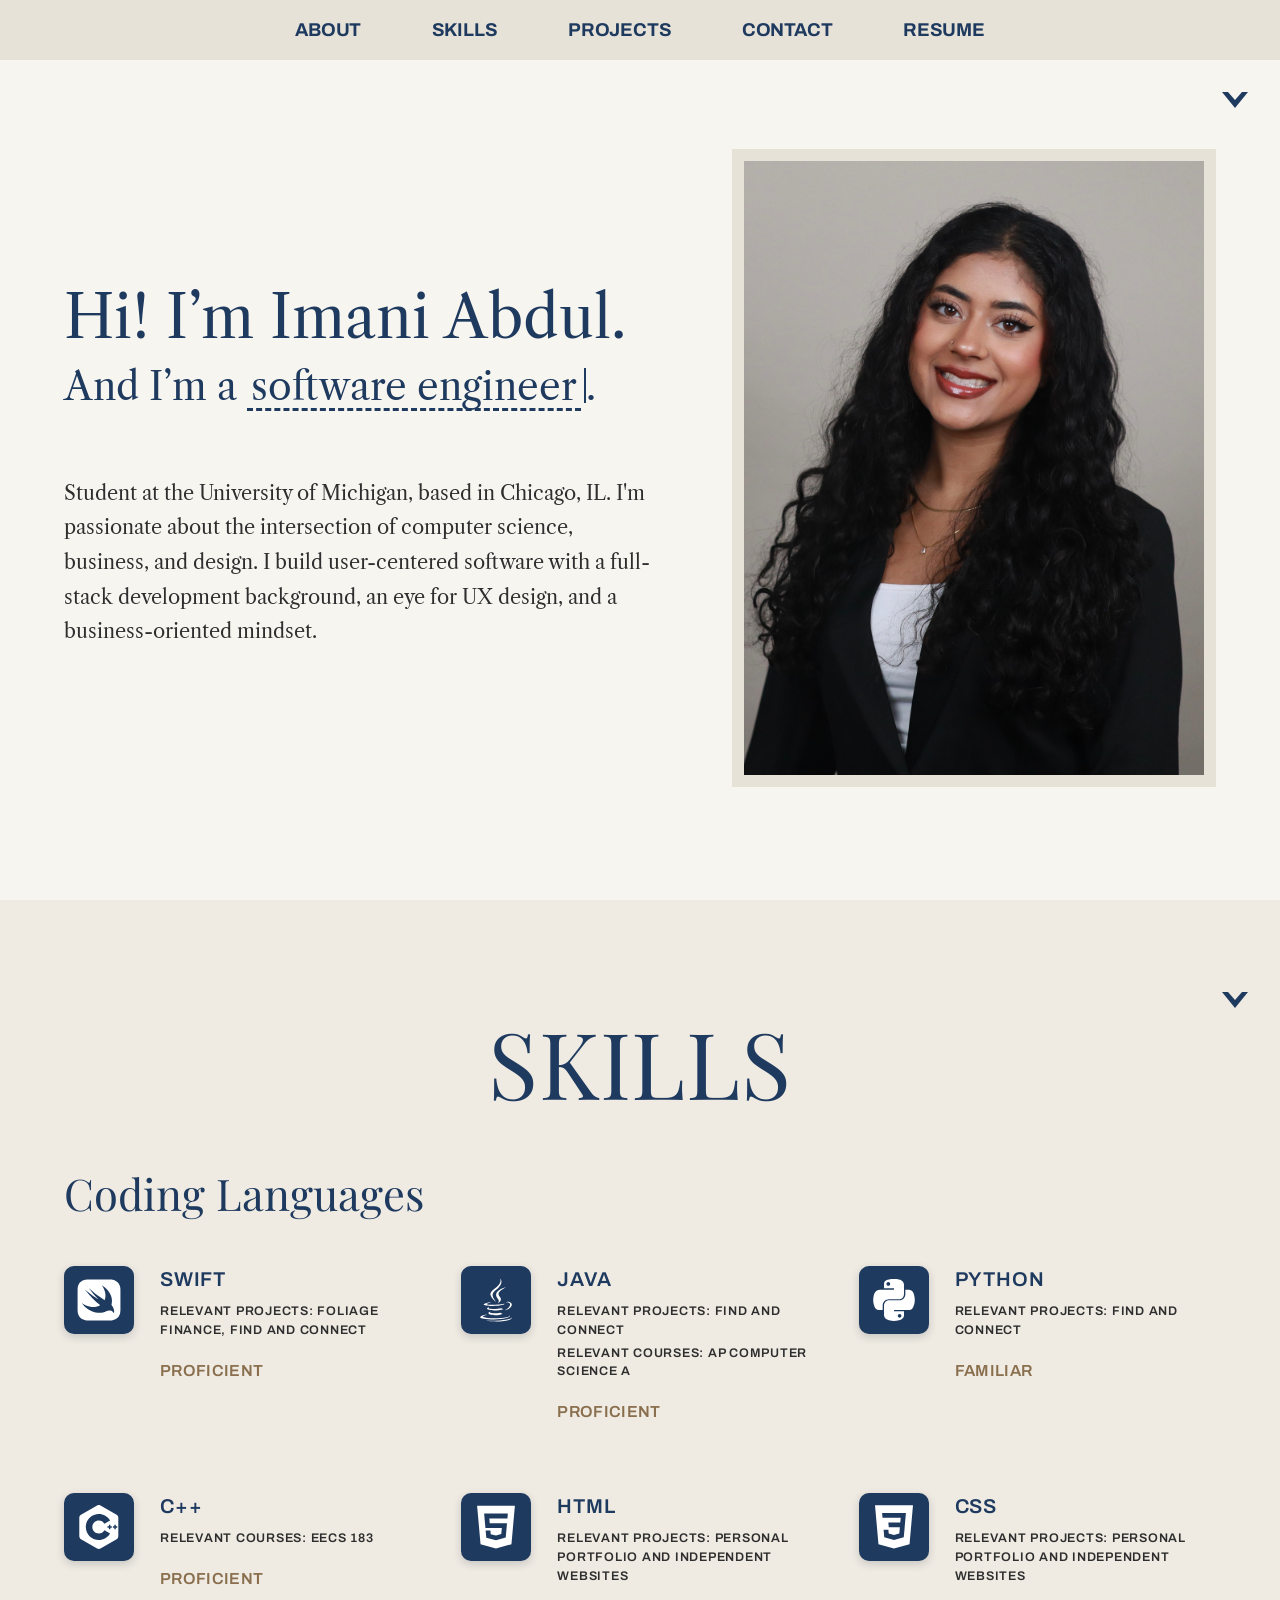
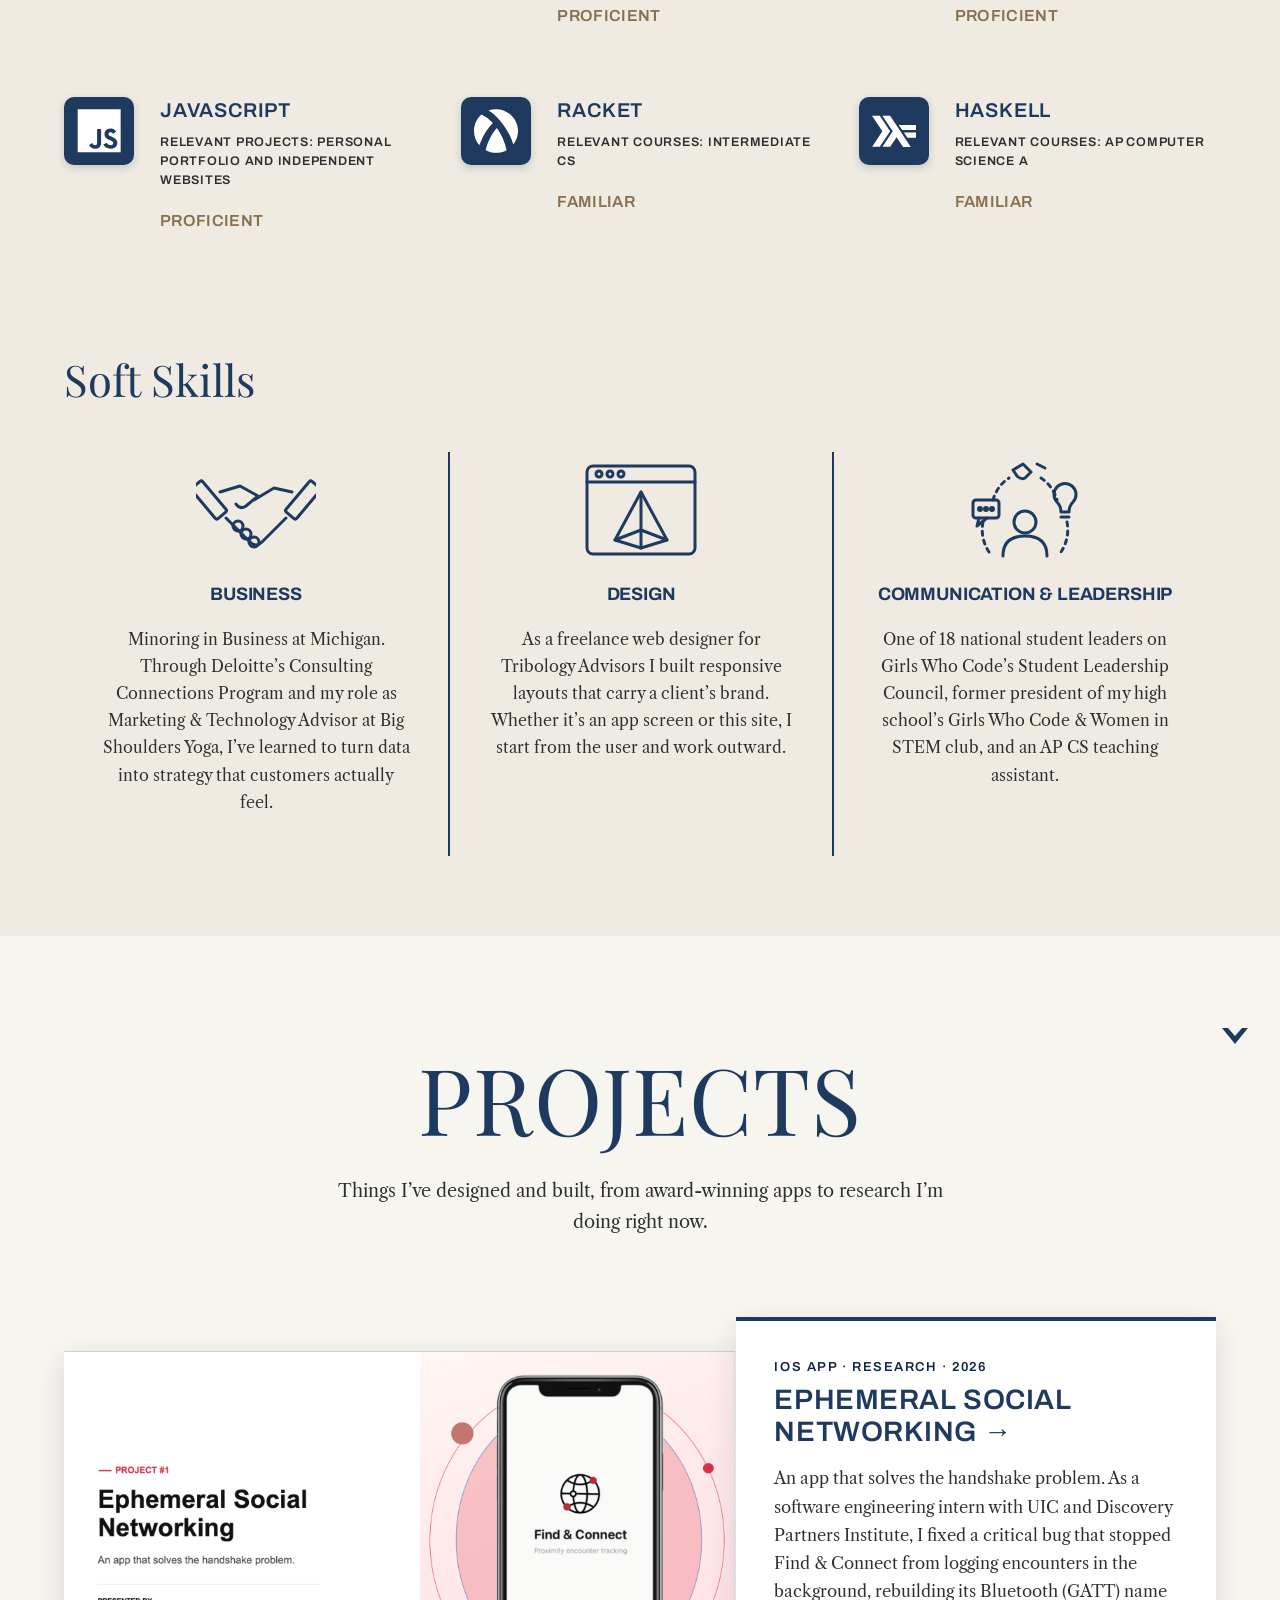
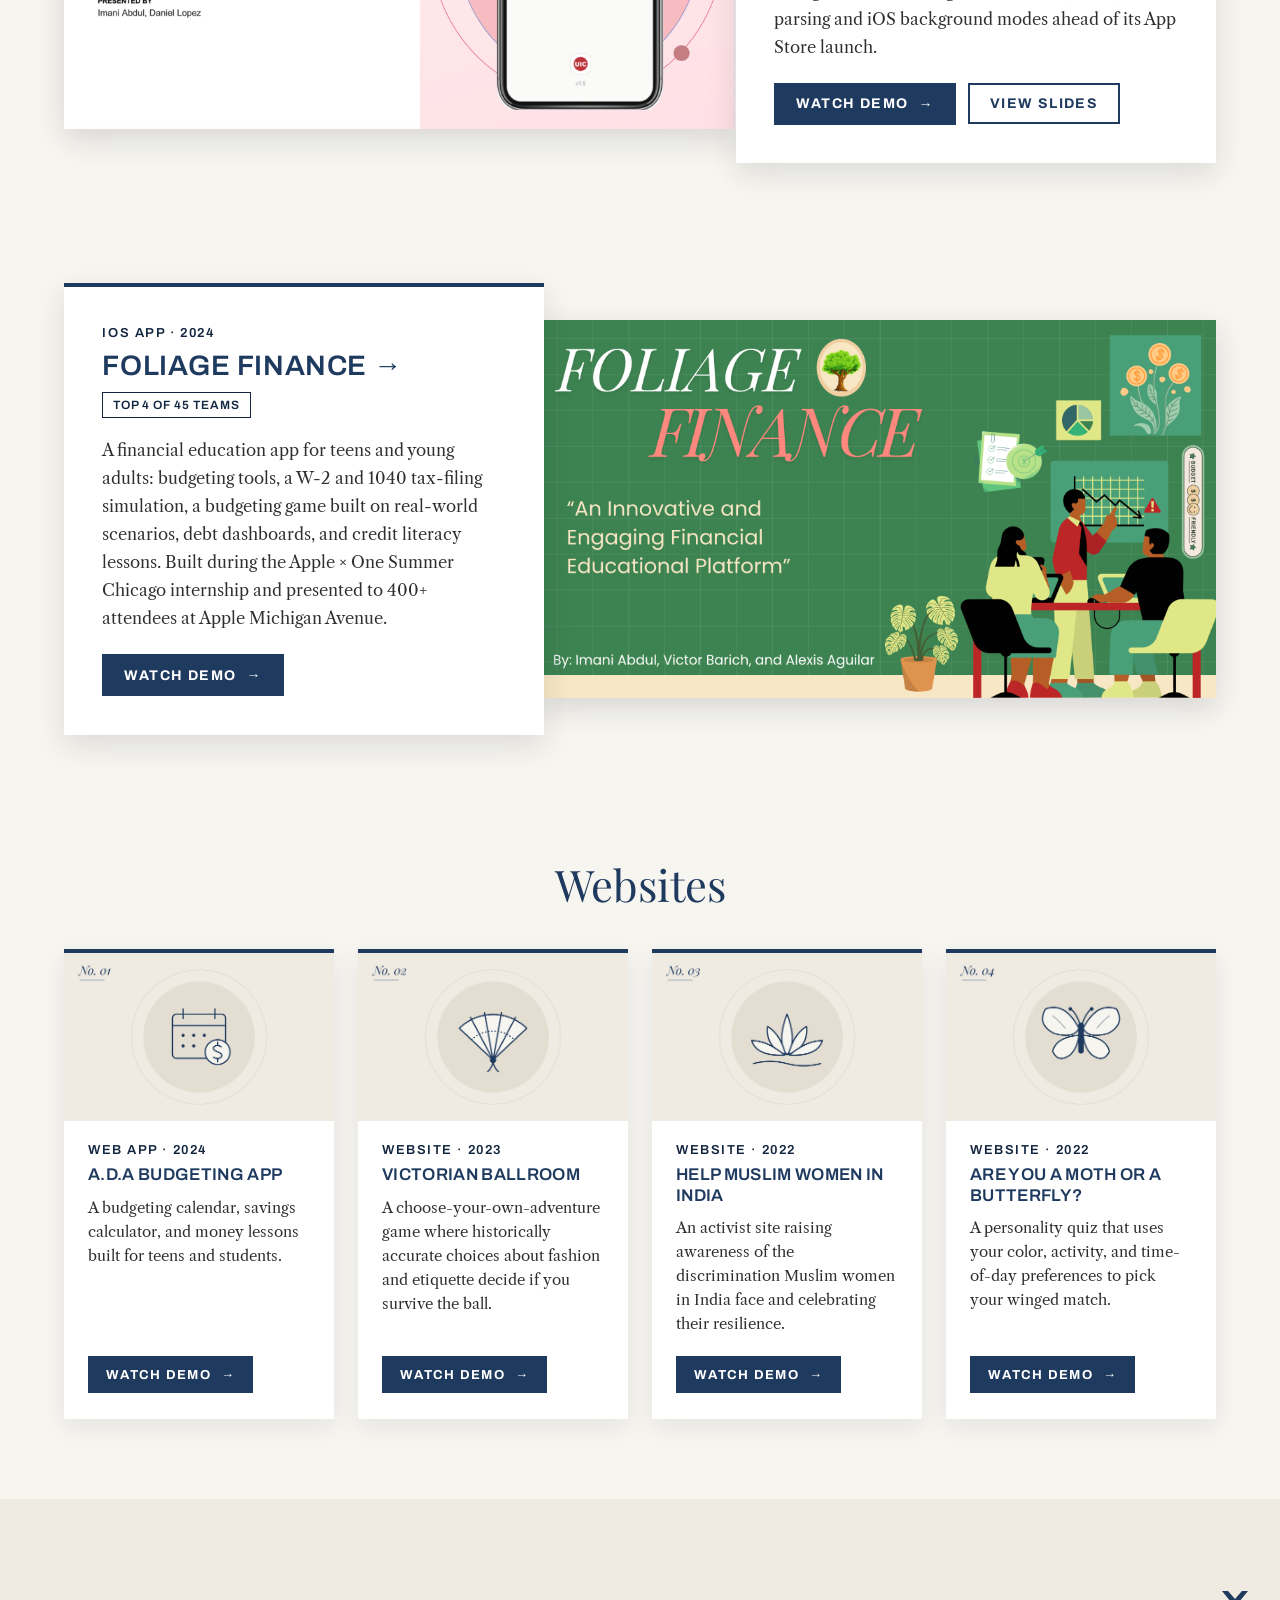
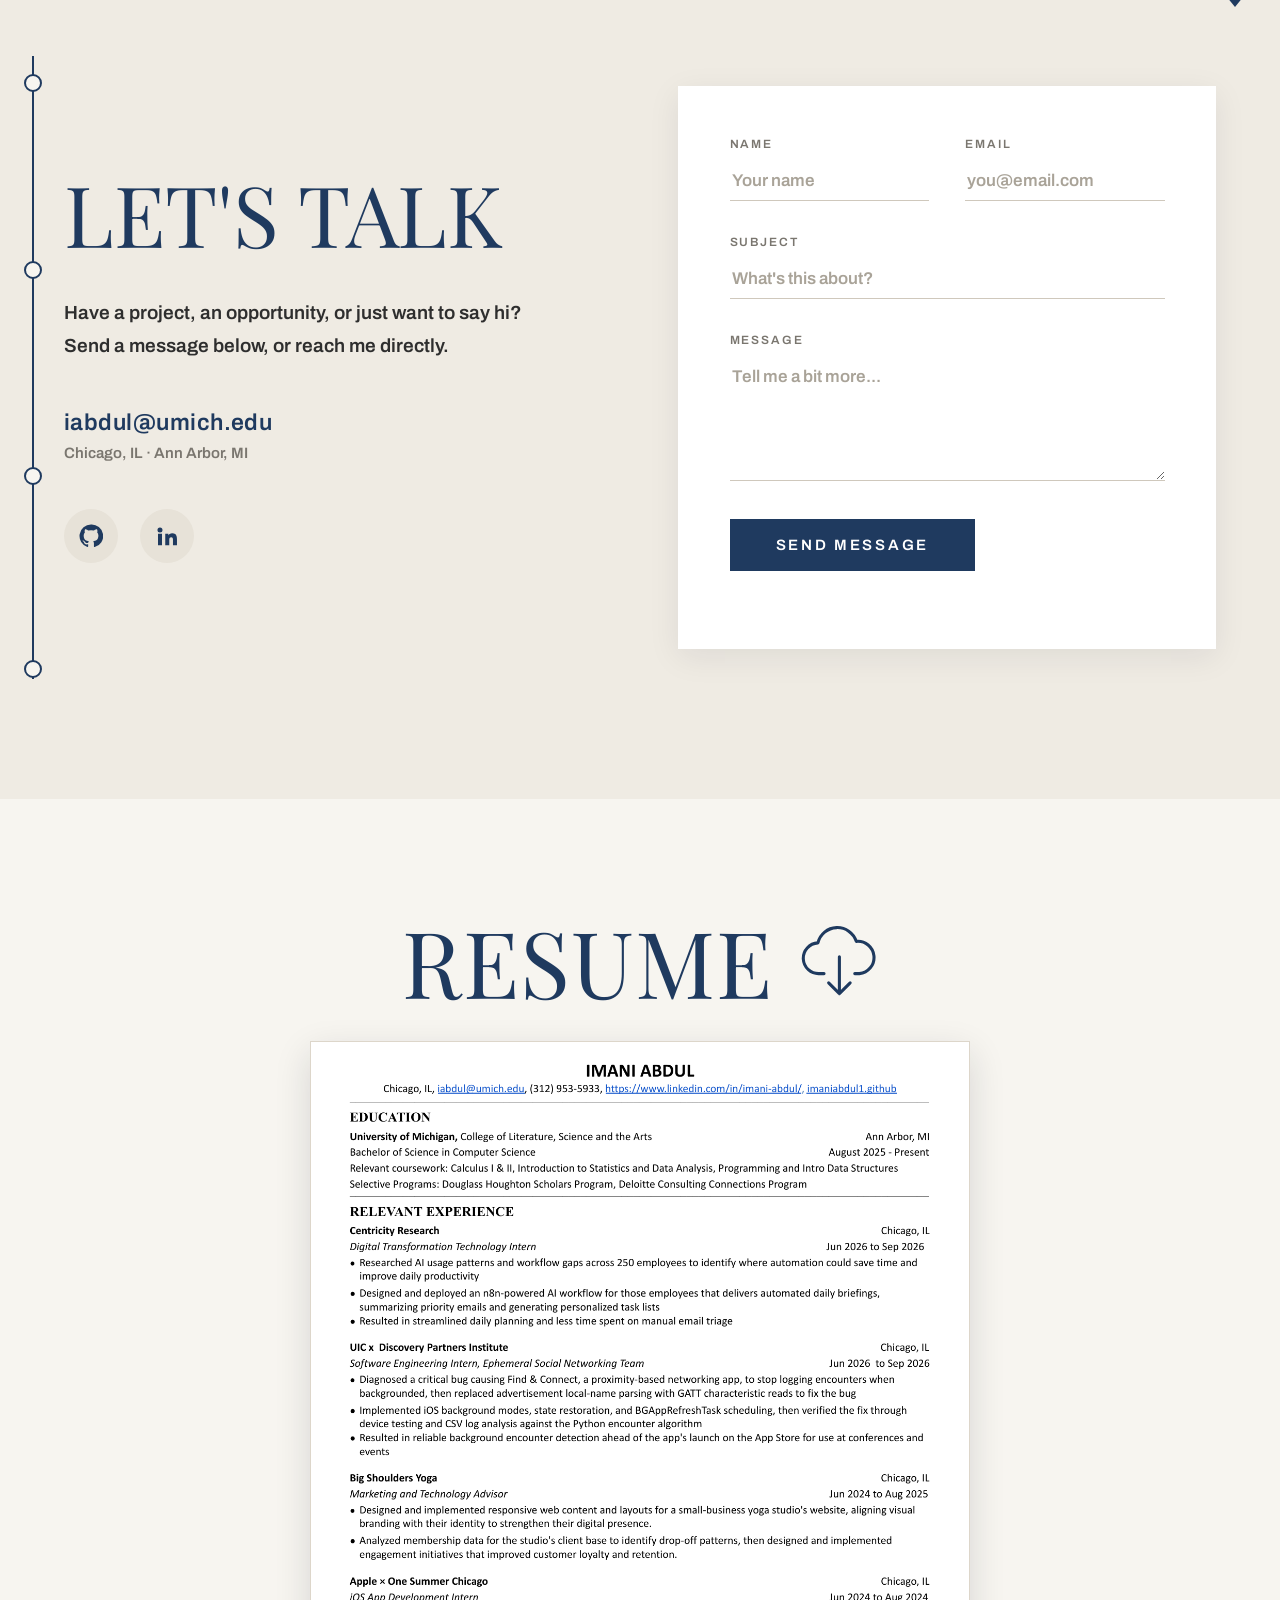
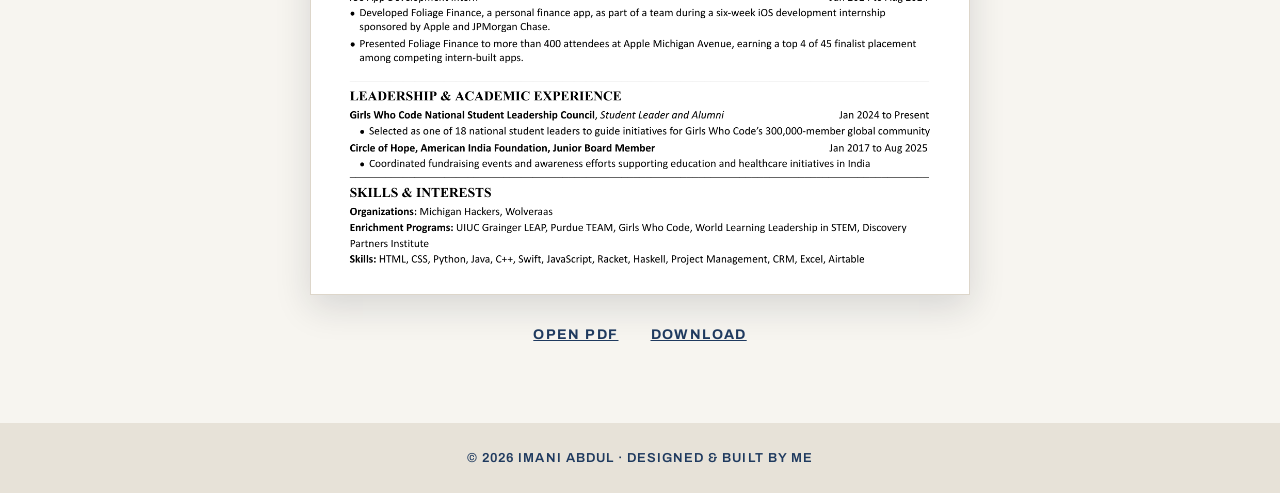
<file: index.html>
<!DOCTYPE html>
<html lang="en">
<head>
  <meta charset="UTF-8">
  <meta name="viewport" content="width=device-width, initial-scale=1.0">
  <title>Imani Abdul — Portfolio</title>
  <meta name="description" content="Imani Abdul — Computer Science student at the University of Michigan building user-centered software at the intersection of CS, business, and design.">
  <link rel="preload" href="playfair-display-latin-400-normal.woff2" as="font" type="font/woff2" crossorigin>
  <link rel="preload" href="libre-caslon-text-latin-400-normal.woff2" as="font" type="font/woff2" crossorigin>
  <link rel="stylesheet" href="style.css?v=3">
</head>
<body>

  <nav class="nav" aria-label="Primary">
    <ul>
      <li><a href="#about">About</a></li>
      <li><a href="#skills">Skills</a></li>
      <li><a href="#projects">Projects</a></li>
      <li><a href="#contact">Contact</a></li>
      <li><a href="#resume">Resume</a></li>
    </ul>
  </nav>

  <main>
    <!-- ================= ABOUT ================= -->
    <section id="about" class="section">
      <button class="next" aria-label="Scroll to next section"><svg viewBox="0 0 26 16" fill="currentColor" aria-hidden="true"><path d="M0 0h6l7 8 7-8h6L13 16z"/></svg></button>
      <div class="hero">
        <div>
          <h1>Hi! I’m Imani Abdul.</h1>
          <p class="tagline">And I’m a <span class="nowrap"><span class="typed" id="typed">software engineer</span><span class="caret" aria-hidden="true"></span>.</span></p>
          <p class="intro">Student at the University of Michigan, based in Chicago, IL. I'm passionate about the intersection of computer science, business, and design. I build user-centered software with a full-stack development background, an eye for UX design, and a business-oriented mindset.</p>
        </div>
        <figure class="headshot" style="margin:0">
          <img src="headshot.jpg" alt="Portrait of Imani Abdul" width="900" height="1210">
        </figure>
      </div>
    </section>

    <!-- ================= SKILLS ================= -->
    <section id="skills" class="section">
      <button class="next" aria-label="Scroll to next section"><svg viewBox="0 0 26 16" fill="currentColor" aria-hidden="true"><path d="M0 0h6l7 8 7-8h6L13 16z"/></svg></button>
      <h2 class="section-title">SKILLS</h2>

      <h3 class="sub-title">Coding Languages</h3>
      <div class="skills-grid">
        <div class="skill reveal"><div class="skill-icon"><svg fill="currentColor" aria-hidden="true" xmlns="http://www.w3.org/2000/svg" viewBox="0 0 128 128"><path d="M125.54 26.23a28.78 28.78 0 00-2.65-7.58 28.84 28.84 0 00-4.76-6.32 23.42 23.42 0 00-6.62-4.55 27.27 27.27 0 00-7.68-2.53c-2.65-.51-5.56-.51-8.21-.76H30.25a45.46 45.46 0 00-6.09.51 21.81 21.81 0 00-5.82 1.52c-.53.25-1.32.51-1.85.76a33.82 33.82 0 00-5 3.28c-.53.51-1.06.76-1.59 1.26a22.41 22.41 0 00-4.76 6.32 23.61 23.61 0 00-2.65 7.58 78.47 78.47 0 00-.79 7.83v60.39a39.32 39.32 0 00.79 7.83 28.78 28.78 0 002.65 7.58 28.84 28.84 0 004.76 6.32 23.42 23.42 0 006.62 4.55 27.27 27.27 0 007.68 2.53c2.65.51 5.56.51 8.21.76h63.22a45.08 45.08 0 008.21-.76 27.27 27.27 0 007.68-2.53 30.13 30.13 0 006.62-4.55 22.41 22.41 0 004.76-6.32 23.61 23.61 0 002.65-7.58 78.47 78.47 0 00.79-7.83V34.06a39.32 39.32 0 00-.8-7.83zm-18.79 75.54C101 91 90.37 94.33 85 96.5c-11.11 6.13-26.38 6.76-41.75.47A64.53 64.53 0 0113.84 73a50 50 0 0010.85 6.32c15.87 7.1 31.73 6.61 42.9 0-15.9-11.66-29.4-26.82-39.46-39.2a43.47 43.47 0 01-5.29-6.82c12.16 10.61 31.5 24 38.38 27.79a271.77 271.77 0 01-27-32.34 266.8 266.8 0 0044.47 34.87c.71.38 1.26.7 1.7 1a32.71 32.71 0 001.21-3.51c3.71-12.89-.53-27.54-9.79-39.67C93.25 33.81 106 57.05 100.66 76.51c-.14.53-.29 1-.45 1.55l.19.22c10.6 12.63 7.67 26.02 6.35 23.49z"/></svg></div><div><h3>SWIFT</h3><p>Relevant projects: Foliage Finance, Find and Connect</p><span class="level">PROFICIENT</span></div></div>
        <div class="skill reveal"><div class="skill-icon"><svg fill="currentColor" aria-hidden="true" xmlns="http://www.w3.org/2000/svg" viewBox="0 0 128 128"><path d="M47.617 98.12c-19.192 5.362 11.677 16.439 36.115 5.969-4.003-1.556-6.874-3.351-6.874-3.351-10.897 2.06-15.952 2.222-25.844 1.092-8.164-.935-3.397-3.71-3.397-3.71zm33.189-10.46c-14.444 2.779-22.787 2.69-33.354 1.6-8.171-.845-2.822-4.805-2.822-4.805-21.137 7.016 11.767 14.977 41.309 6.336-3.14-1.106-5.133-3.131-5.133-3.131zm11.319-60.575c.001 0-42.731 10.669-22.323 34.187 6.024 6.935-1.58 13.17-1.58 13.17s15.289-7.891 8.269-17.777c-6.559-9.215-11.587-13.793 15.634-29.58zm9.998 81.144s3.529 2.91-3.888 5.159c-14.102 4.272-58.706 5.56-71.095.171-4.45-1.938 3.899-4.625 6.526-5.192 2.739-.593 4.303-.485 4.303-.485-4.952-3.487-32.013 6.85-13.742 9.815 49.821 8.076 90.817-3.637 77.896-9.468zM85 77.896c2.395-1.634 5.703-3.053 5.703-3.053s-9.424 1.685-18.813 2.474c-11.494.964-23.823 1.154-30.012.326-14.652-1.959 8.033-7.348 8.033-7.348s-8.812-.596-19.644 4.644C17.455 81.134 61.958 83.958 85 77.896zm5.609 15.145c-.108.29-.468.616-.468.616 31.273-8.221 19.775-28.979 4.822-23.725-1.312.464-2 1.543-2 1.543s.829-.334 2.678-.72c7.559-1.575 18.389 10.119-5.032 22.286zM64.181 70.069c-4.614-10.429-20.26-19.553.007-35.559C89.459 14.563 76.492 1.587 76.492 1.587c5.23 20.608-18.451 26.833-26.999 39.667-5.821 8.745 2.857 18.142 14.688 28.815zm27.274 51.748c-19.187 3.612-42.854 3.191-56.887.874 0 0 2.874 2.38 17.646 3.331 22.476 1.437 57-.8 57.816-11.436.001 0-1.57 4.032-18.575 7.231z"/></svg></div><div><h3>JAVA</h3><p>Relevant projects: Find and Connect</p><p>Relevant courses: AP Computer Science A</p><span class="level">PROFICIENT</span></div></div>
        <div class="skill reveal"><div class="skill-icon"><svg fill="currentColor" aria-hidden="true" xmlns="http://www.w3.org/2000/svg" viewBox="0 0 128 128"><path d="M49.33 62h29.159C86.606 62 93 55.132 93 46.981V19.183c0-7.912-6.632-13.856-14.555-15.176-5.014-.835-10.195-1.215-15.187-1.191-4.99.023-9.612.448-13.805 1.191C37.098 6.188 35 10.758 35 19.183V30h29v4H23.776c-8.484 0-15.914 5.108-18.237 14.811-2.681 11.12-2.8 17.919 0 29.53C7.614 86.983 12.569 93 21.054 93H31V79.952C31 70.315 39.428 62 49.33 62zm-1.838-39.11c-3.026 0-5.478-2.479-5.478-5.545 0-3.079 2.451-5.581 5.478-5.581 3.015 0 5.479 2.502 5.479 5.581-.001 3.066-2.465 5.545-5.479 5.545zm74.789 25.921C120.183 40.363 116.178 34 107.682 34H97v12.981C97 57.031 88.206 65 78.489 65H49.33C41.342 65 35 72.326 35 80.326v27.8c0 7.91 6.745 12.564 14.462 14.834 9.242 2.717 17.994 3.208 29.051 0C85.862 120.831 93 116.549 93 108.126V97H64v-4h43.682c8.484 0 11.647-5.776 14.599-14.66 3.047-9.145 2.916-17.799 0-29.529zm-41.955 55.606c3.027 0 5.479 2.479 5.479 5.547 0 3.076-2.451 5.579-5.479 5.579-3.015 0-5.478-2.502-5.478-5.579 0-3.068 2.463-5.547 5.478-5.547z"/></svg></div><div><h3>PYTHON</h3><p>Relevant projects: Find and Connect</p><span class="level">FAMILIAR</span></div></div>
        <div class="skill reveal"><div class="skill-icon"><svg fill="currentColor" aria-hidden="true" viewBox="0 0 128 128" xmlns="http://www.w3.org/2000/svg">
    <path d="M63.443 0c-1.782 0-3.564.39-4.916 1.172L11.594 28.27C8.89 29.828 6.68 33.66 6.68 36.78v54.197c0 1.562.55 3.298 1.441 4.841l-.002.002c.89 1.543 2.123 2.89 3.475 3.672l46.931 27.094c2.703 1.562 7.13 1.562 9.832 0h.002l46.934-27.094c1.352-.78 2.582-2.129 3.473-3.672.89-1.543 1.441-3.28 1.441-4.843V36.779c0-1.557-.55-3.295-1.441-4.838v-.002c-.891-1.545-2.121-2.893-3.473-3.67L68.359 1.173C67.008.39 65.226 0 63.443 0zm.002 26.033c13.465 0 26.02 7.246 32.77 18.91l-16.38 9.479c-3.372-5.836-9.66-9.467-16.39-9.467-10.432 0-18.922 8.49-18.922 18.924S53.013 82.8 63.445 82.8c6.735 0 13.015-3.625 16.395-9.465l16.375 9.477c-6.746 11.662-19.305 18.91-32.77 18.91-20.867 0-37.843-16.977-37.843-37.844s16.976-37.844 37.843-37.844v-.002zM92.881 57.57h4.201v4.207h4.203v4.203h-4.203v4.207h-4.201V65.98h-4.207v-4.203h4.207V57.57zm15.765 0h4.208v4.207h4.203v4.203h-4.203v4.207h-4.208V65.98h-4.205v-4.203h4.205V57.57z"/>
</svg></div><div><h3>C++</h3><p>Relevant courses: EECS 183</p><span class="level">PROFICIENT</span></div></div>
        <div class="skill reveal"><div class="skill-icon"><svg fill="currentColor" aria-hidden="true" xmlns="http://www.w3.org/2000/svg" viewBox="0 0 128 128"><path d="M9.032 2l10.005 112.093 44.896 12.401 45.02-12.387L118.968 2H9.032zm89.126 26.539l-.627 7.172L97.255 39H44.59l1.257 14h50.156l-.336 3.471-3.233 36.119-.238 2.27L64 102.609v.002l-.034.018-28.177-7.423L33.876 74h13.815l.979 10.919L63.957 89H64v-.546l15.355-3.875L80.959 67H33.261l-3.383-38.117L29.549 25h68.939l-.33 3.539z"/></svg></div><div><h3>HTML</h3><p>Relevant projects: Personal portfolio and independent websites</p><span class="level">PROFICIENT</span></div></div>
        <div class="skill reveal"><div class="skill-icon"><svg fill="currentColor" aria-hidden="true" xmlns="http://www.w3.org/2000/svg" viewBox="0 0 128 128"><path d="M8.76 1l10.055 112.883 45.118 12.58 45.244-12.626L119.24 1H8.76zm89.591 25.862l-3.347 37.605.01.203-.014.467v-.004l-2.378 26.294-.262 2.336L64 101.607v.001l-.022.019-28.311-7.888L33.75 72h13.883l.985 11.054 15.386 4.17-.004.008v-.002l15.443-4.229L81.075 65H48.792l-.277-3.043-.631-7.129L47.553 51h34.749l1.264-14H30.64l-.277-3.041-.63-7.131L29.401 23h69.281l-.331 3.862z"/></svg></div><div><h3>CSS</h3><p>Relevant projects: Personal portfolio and independent websites</p><span class="level">PROFICIENT</span></div></div>
        <div class="skill reveal"><div class="skill-icon"><svg fill="currentColor" aria-hidden="true" xmlns="http://www.w3.org/2000/svg" viewBox="0 0 128 128"><path d="M2 1v125h125V1H2zm66.119 106.513c-1.845 3.749-5.367 6.212-9.448 7.401-6.271 1.44-12.269.619-16.731-2.059-2.986-1.832-5.318-4.652-6.901-7.901l9.52-5.83c.083.035.333.487.667 1.071 1.214 2.034 2.261 3.474 4.319 4.485 2.022.69 6.461 1.131 8.175-2.427 1.047-1.81.714-7.628.714-14.065C58.433 78.073 58.48 68 58.48 58h11.709c0 11 .06 21.418 0 32.152.025 6.58.596 12.446-2.07 17.361zm48.574-3.308c-4.07 13.922-26.762 14.374-35.83 5.176-1.916-2.165-3.117-3.296-4.26-5.795 4.819-2.772 4.819-2.772 9.508-5.485 2.547 3.915 4.902 6.068 9.139 6.949 5.748.702 11.531-1.273 10.234-7.378-1.333-4.986-11.77-6.199-18.873-11.531-7.211-4.843-8.901-16.611-2.975-23.335 1.975-2.487 5.343-4.343 8.877-5.235l3.688-.477c7.081-.143 11.507 1.727 14.756 5.355.904.916 1.642 1.904 3.022 4.045-3.772 2.404-3.76 2.381-9.163 5.879-1.154-2.486-3.069-4.046-5.093-4.724-3.142-.952-7.104.083-7.926 3.403-.285 1.023-.226 1.975.227 3.665 1.273 2.903 5.545 4.165 9.377 5.926 11.031 4.474 14.756 9.271 15.672 14.981.882 4.916-.213 8.105-.38 8.581z"/></svg></div><div><h3>JAVASCRIPT</h3><p>Relevant projects: Personal portfolio and independent websites</p><span class="level">PROFICIENT</span></div></div>
        <div class="skill reveal"><div class="skill-icon"><svg fill="currentColor" aria-hidden="true" xmlns="http://www.w3.org/2000/svg" viewBox="0 0 128 128"><path d="M64 .5a64.386 64.386 0 0 0-21.89 3.81c25.982 13.525 60.352 57.646 72.246 98.881C122.904 92.4 128 78.792 128 64 128 28.93 99.347.5 64 .5ZM21.828 16.236C8.45 27.876 0 44.961 0 64c0 16.01 5.975 30.637 15.83 41.804 8.688-25.896 25.018-50.855 39.006-64.799-9.985-10.672-21.164-19.146-33.008-24.769Zm44.8 39.17C52.77 70.22 38.963 96.155 33.968 120.085c8.957 4.728 19.176 7.415 30.031 7.415 11.161 0 21.65-2.835 30.786-7.817-5.268-24.14-15.204-46.245-28.157-64.277Zm0 0"/></svg></div><div><h3>RACKET</h3><p>Relevant courses: Intermediate CS</p><span class="level">FAMILIAR</span></div></div>
        <div class="skill reveal"><div class="skill-icon"><svg fill="currentColor" aria-hidden="true" viewBox="0 0 128 128" xmlns="http://www.w3.org/2000/svg"><path d="M0 110.2L30.1 65 0 19.9h22.6L52.7 65l-30.1 45.1H0z"/><path d="M30.1 110.2L60.2 65 30.1 19.9h22.6l60.2 90.3H90.4L71.5 81.9l-18.8 28.2H30.1zM102.9 83.8l-10-15.1H128v15.1h-25.1zM87.8 61.3l-10-15.1H128v15.1H87.8z"/></svg></div><div><h3>HASKELL</h3><p>Relevant courses: AP Computer Science A</p><span class="level">FAMILIAR</span></div></div>
      </div>

      <h3 class="sub-title">Soft Skills</h3>
      <div class="soft-grid">
        <div class="soft reveal">
          <svg viewBox="0 0 120 100" fill="none" stroke="currentColor" stroke-width="3" stroke-linecap="round" stroke-linejoin="round" aria-hidden="true">
            <rect x="6" y="20" width="14" height="40" rx="2" transform="rotate(-40 13 40)"/>
            <rect x="100" y="20" width="14" height="40" rx="2" transform="rotate(40 107 40)"/>
            <path d="M24 32 L44 26 L62 36 L50 46 Q44 50 40 44"/>
            <path d="M96 32 L78 28 L58 40"/>
            <path d="M30 58 L54 82 Q60 88 66 82 L90 58"/>
            <circle cx="42" cy="66" r="5"/><circle cx="50" cy="74" r="5"/><circle cx="58" cy="82" r="5"/>
          </svg>
          <h3>Business</h3>
          <p>Minoring in Business at Michigan. Through Deloitte’s Consulting Connections Program and my role as Marketing &amp; Technology Advisor at Big Shoulders Yoga, I’ve learned to turn data into strategy that customers actually feel.</p>
        </div>
        <div class="soft reveal">
          <svg viewBox="0 0 120 100" fill="none" stroke="currentColor" stroke-width="3" stroke-linecap="round" stroke-linejoin="round" aria-hidden="true">
            <rect x="6" y="6" width="108" height="88" rx="6"/>
            <line x1="6" y1="22" x2="114" y2="22"/>
            <circle cx="18" cy="14" r="3"/><circle cx="29" cy="14" r="3"/><circle cx="40" cy="14" r="3"/>
            <path d="M60 32 L34 80 L60 88 L86 80 Z"/><path d="M60 32 L60 88"/><path d="M34 80 L60 70 L86 80"/>
          </svg>
          <h3>Design</h3>
          <p>As a freelance web designer for Tribology Advisors I built responsive layouts that carry a client’s brand. Whether it’s an app screen or this site, I start from the user and work outward.</p>
        </div>
        <div class="soft reveal">
          <svg viewBox="0 0 120 100" fill="none" stroke="currentColor" stroke-width="3" stroke-linecap="round" stroke-linejoin="round" aria-hidden="true">
            <circle cx="60" cy="62" r="11"/><path d="M38 96 Q38 76 60 76 Q82 76 82 96"/>
            <path d="M28 40 A38 38 0 0 1 44 18" stroke-dasharray="4 5"/><path d="M76 18 A38 38 0 0 1 92 40" stroke-dasharray="4 5"/>
            <path d="M24 92 A40 40 0 0 1 18 62" stroke-dasharray="4 5"/><path d="M102 62 A40 40 0 0 1 96 92" stroke-dasharray="4 5"/>
            <rect x="8" y="40" width="26" height="18" rx="3"/><path d="M14 58 L12 66 L22 58"/>
            <circle cx="15" cy="49" r="1.5" fill="currentColor"/><circle cx="21" cy="49" r="1.5" fill="currentColor"/><circle cx="27" cy="49" r="1.5" fill="currentColor"/>
            <path d="M104 52 Q104 46 108 42 A11 11 0 1 0 92 42 Q96 46 96 52 Z"/><line x1="96" y1="57" x2="104" y2="57"/>
            <path d="M48 10 L58 4 L66 12 L60 18 Q56 20 52 16 Z"/><path d="M72 4 L80 8"/>
          </svg>
          <h3>Communication &amp; Leadership</h3>
          <p>One of 18 national student leaders on Girls Who Code’s Student Leadership Council, former president of my high school’s Girls Who Code &amp; Women in STEM club, and an AP CS teaching assistant.</p>
        </div>
      </div>
    </section>

    <!-- ================= PROJECTS ================= -->
    <section id="projects" class="section">
      <button class="next" aria-label="Scroll to next section"><svg viewBox="0 0 26 16" fill="currentColor" aria-hidden="true"><path d="M0 0h6l7 8 7-8h6L13 16z"/></svg></button>
      <h2 class="section-title">PROJECTS</h2>
      <p class="projects-intro">Things I’ve designed and built, from award-winning apps to research I’m doing right now.</p>

      <article class="project reveal" style="--accent:#BFD3DC">
        <div class="project-media"><img src="find-connect-cover.png" alt="Find &amp; Connect app cover" loading="lazy"></div>
        <div class="project-panel">
          <span class="project-meta">iOS App · Research · 2026</span>
          <h3>Ephemeral Social Networking →</h3>
          <p>An app that solves the handshake problem. As a software engineering intern with UIC and Discovery Partners Institute, I fixed a critical bug that stopped Find &amp; Connect from logging encounters in the background, rebuilding its Bluetooth (GATT) name parsing and iOS background modes ahead of its App Store launch.</p>
          <div class="project-actions">
            <button class="demo-btn" data-video="ephemeral-demo.mp4" data-title="Ephemeral Social Networking">Watch demo <span aria-hidden="true">→</span></button>
            <a class="slides-btn" href="ephemeral-presentation.pdf" target="_blank" rel="noopener">View slides</a>
          </div>
        </div>
      </article>

      <article class="project reveal" style="--accent:#9BC6A1">
        <div class="project-media"><img src="foliage-cover.png" alt="Foliage Finance cover" loading="lazy"></div>
        <div class="project-panel">
          <span class="project-meta">iOS App · 2024</span>
          <h3>Foliage Finance →</h3>
          <span class="badge">Top 4 of 45 teams</span>
          <p>A financial education app for teens and young adults: budgeting tools, a W-2 and 1040 tax-filing simulation, a budgeting game built on real-world scenarios, debt dashboards, and credit literacy lessons. Built during the Apple × One Summer Chicago internship and presented to 400+ attendees at Apple Michigan Avenue.</p>
          <button class="demo-btn" data-youtube="aP215I-h6NY?start=261" data-title="Foliage Finance">Watch demo <span aria-hidden="true">→</span></button>
        </div>
      </article>

      <div class="websites reveal">
        <h3 class="sub-title">Websites</h3>
        <div class="site-grid">
          <article class="site-card">
            <img src="ada-cover.jpg" alt="A.D.A Budgeting App screenshot" loading="lazy">
            <div class="site-body">
              <span class="project-meta">Web App · 2024</span>
              <h4>A.D.A Budgeting App</h4>
              <p>A budgeting calendar, savings calculator, and money lessons built for teens and students.</p>
              <button class="demo-btn" data-video="adaVideo.mp4" data-title="A.D.A Budgeting App">Watch demo <span aria-hidden="true">→</span></button>
            </div>
          </article>
          <article class="site-card">
            <img src="victorian-cover.jpg" alt="Victorian Ballroom game screenshot" loading="lazy">
            <div class="site-body">
              <span class="project-meta">Website · 2023</span>
              <h4>Victorian Ballroom</h4>
              <p>A choose-your-own-adventure game where historically accurate choices about fashion and etiquette decide if you survive the ball.</p>
              <button class="demo-btn" data-video="victorianVideo.mp4" data-title="Victorian Ballroom">Watch demo <span aria-hidden="true">→</span></button>
            </div>
          </article>
          <article class="site-card">
            <img src="muslim-cover.jpg" alt="Help Muslim Women in India website screenshot" loading="lazy">
            <div class="site-body">
              <span class="project-meta">Website · 2022</span>
              <h4>Help Muslim Women in India</h4>
              <p>An activist site raising awareness of the discrimination Muslim women in India face and celebrating their resilience.</p>
              <button class="demo-btn" data-video="muslimVideo.mp4" data-title="Help Muslim Women in India">Watch demo <span aria-hidden="true">→</span></button>
            </div>
          </article>
          <article class="site-card">
            <img src="quiz-cover.jpg" alt="Moth or Butterfly quiz screenshot" loading="lazy">
            <div class="site-body">
              <span class="project-meta">Website · 2022</span>
              <h4>Are You a Moth or a Butterfly?</h4>
              <p>A personality quiz that uses your color, activity, and time-of-day preferences to pick your winged match.</p>
              <button class="demo-btn" data-video="quizVideo.mp4" data-title="Are You a Moth or a Butterfly?">Watch demo <span aria-hidden="true">→</span></button>
            </div>
          </article>
        </div>
      </div>

    </section>

    <!-- ================= CONTACT ================= -->
    <section id="contact" class="section">
      <button class="next" aria-label="Scroll to next section"><svg viewBox="0 0 26 16" fill="currentColor" aria-hidden="true"><path d="M0 0h6l7 8 7-8h6L13 16z"/></svg></button>
      <div class="contact">
        <div class="rail" aria-hidden="true"><i></i><i></i><i></i><i></i></div>
        <div>
          <h2>LET'S TALK</h2>
          <p class="lede">Have a project, an opportunity, or just want to say hi?<br>Send a message below, or reach me directly.</p>
          <a class="contact-email" href="mailto:iabdul@umich.edu">iabdul@umich.edu</a>
          <p class="contact-loc">Chicago, IL · Ann Arbor, MI</p>
          <div class="socials">
            <a href="https://github.com/imaniabdul1" target="_blank" rel="noopener" aria-label="GitHub">
              <svg viewBox="0 0 24 24" fill="currentColor" aria-hidden="true"><path d="M12 .5a11.5 11.5 0 0 0-3.64 22.41c.58.1.79-.25.79-.56v-2c-3.2.7-3.88-1.37-3.88-1.37-.52-1.33-1.28-1.68-1.28-1.68-1.04-.71.08-.7.08-.7 1.16.08 1.77 1.19 1.77 1.19 1.03 1.76 2.7 1.25 3.36.96.1-.75.4-1.25.73-1.54-2.56-.29-5.24-1.28-5.24-5.69 0-1.26.45-2.29 1.19-3.09-.12-.29-.52-1.46.11-3.05 0 0 .97-.31 3.17 1.18a11 11 0 0 1 5.77 0c2.2-1.49 3.17-1.18 3.17-1.18.63 1.59.23 2.76.11 3.05.74.8 1.19 1.83 1.19 3.09 0 4.42-2.69 5.39-5.25 5.68.41.36.78 1.06.78 2.14v3.17c0 .31.21.67.8.56A11.5 11.5 0 0 0 12 .5Z"/></svg>
            </a>
            <a href="https://www.linkedin.com/in/imani-abdul/" target="_blank" rel="noopener" aria-label="LinkedIn">
              <svg viewBox="0 0 24 24" fill="currentColor" aria-hidden="true"><path d="M4.98 3.5a2.5 2.5 0 1 1 0 5 2.5 2.5 0 0 1 0-5ZM3 9.75h4v11.5H3V9.75Zm6.5 0h3.83v1.57h.06c.53-1 1.84-2.06 3.79-2.06 4.05 0 4.8 2.67 4.8 6.13v5.86h-4v-5.2c0-1.24-.02-2.84-1.73-2.84-1.73 0-2 1.35-2 2.75v5.29h-4V9.75Z"/></svg>
            </a>
          </div>
        </div>
        <form class="form-card" id="contact-form" novalidate>
          <div class="form-row">
            <div class="field"><label for="f-name">Name</label><input id="f-name" name="name" placeholder="Your name" required></div>
            <div class="field"><label for="f-email">Email</label><input id="f-email" name="email" type="email" placeholder="you@email.com" required></div>
          </div>
          <div class="field"><label for="f-subject">Subject</label><input id="f-subject" name="subject" placeholder="What's this about?"></div>
          <div class="field"><label for="f-message">Message</label><textarea id="f-message" name="message" placeholder="Tell me a bit more..." required></textarea></div>
          <button class="send" type="submit">Send Message</button>
          <p class="form-note" id="form-note" aria-live="polite"></p>
        </form>
      </div>
    </section>

    <!-- ================= RESUME ================= -->
    <section id="resume" class="section">
      <div class="resume-head">
        <h2 class="section-title">RESUME</h2>
        <a class="download" href="resume.pdf" download="Imani-Abdul-Resume.pdf" aria-label="Download resume (PDF)">
          <svg viewBox="0 0 100 92" fill="none" stroke="currentColor" stroke-width="4" stroke-linecap="round" stroke-linejoin="round" aria-hidden="true">
            <path d="M30 62H24A20 20 0 0 1 22 22a26 26 0 0 1 50-2 19 19 0 0 1 4 42h-6"/>
            <path d="M50 40v48M36 74l14 14 14-14"/>
          </svg>
        </a>
      </div>
      <a href="resume.pdf" target="_blank" rel="noopener" class="resume-doc reveal">
        <img src="resume-preview1.png" alt="Imani Abdul's resume" loading="lazy">
      </a>
      <div class="resume-actions">
        <a href="resume.pdf" target="_blank" rel="noopener">Open PDF</a>
        <a href="resume.pdf" download="Imani-Abdul-Resume.pdf">Download</a>
      </div>
    </section>
  </main>

  <footer>© 2026 Imani Abdul · Designed &amp; built by me</footer>

  <!-- Shared modal: lightbox + video player -->
  <div class="modal" id="modal" role="dialog" aria-modal="true" aria-label="Media viewer">
    <div class="modal-box">
      <button class="modal-close" id="modal-close" aria-label="Close">×</button>
      <button class="modal-nav prev" id="modal-prev" aria-label="Previous">‹</button>
      <button class="modal-nav nextimg" id="modal-next" aria-label="Next">›</button>
      <div class="modal-stage" id="modal-stage"></div>
      <div class="modal-caption" id="modal-caption"></div>
    </div>
  </div>

  <script src="script.js?v=3"></script>
</body>
</html>
</file>
<file: style.css>
/* ========== Fonts (self-hosted) ========== */
@font-face { font-family: "Playfair Display"; src: url("playfair-display-latin-400-normal.woff2") format("woff2"); font-weight: 400; font-style: normal; font-display: swap; }
@font-face { font-family: "Playfair Display"; src: url("playfair-display-latin-400-italic.woff2") format("woff2"); font-weight: 400; font-style: italic; font-display: swap; }
@font-face { font-family: "Libre Caslon Text"; src: url("libre-caslon-text-latin-400-normal.woff2") format("woff2"); font-weight: 400; font-style: normal; font-display: swap; }
@font-face { font-family: "Libre Caslon Text"; src: url("libre-caslon-text-latin-400-italic.woff2") format("woff2"); font-weight: 400; font-style: italic; font-display: swap; }
@font-face { font-family: "Archivo"; src: url("archivo-latin-600-normal.woff2") format("woff2"); font-weight: 600; font-display: swap; }
@font-face { font-family: "Archivo"; src: url("archivo-latin-700-normal.woff2") format("woff2"); font-weight: 700; font-display: swap; }

/* ========== Tokens ========== */
:root {
  --bg: #F7F5F0;
  --cream: #FFFFFF;
  --nav: #E7E2D8;
  --rose: #1F3A5F;
  --rose-dark: #13263F;
  --rose-soft: #8A6F4E;
  --ink: #2E2E2E;
  --muted: #7A766F;

  --display: "Playfair Display", Georgia, serif;
  --serif: "Libre Caslon Text", Georgia, serif;
  --sans: "Archivo", "Helvetica Neue", Arial, sans-serif;

  --nav-h: 60px;
  --shadow-title: 0 4px 6px rgba(80, 30, 35, 0.15);
  --pad-x: clamp(20px, 5vw, 96px);
}

*, *::before, *::after { box-sizing: border-box; }
html { scroll-behavior: smooth; scroll-padding-top: var(--nav-h); }
body {
  margin: 0;
  background: var(--bg);
  color: var(--rose);
  font-family: var(--serif);
  -webkit-font-smoothing: antialiased;
}
img { max-width: 100%; height: auto; display: block; }
a { color: inherit; }
button { font: inherit; }
:focus-visible { outline: 2px solid var(--rose); outline-offset: 3px; }

/* ========== Nav ========== */
.nav {
  position: fixed; inset: 0 0 auto 0; z-index: 50;
  height: var(--nav-h);
  background: var(--nav);
  display: flex; justify-content: center; align-items: center;
}
.nav ul {
  list-style: none; margin: 0; padding: 0 16px;
  display: flex; gap: clamp(18px, 5.5vw, 72px);
  overflow-x: auto; scrollbar-width: none;
}
.nav a {
  font-family: var(--sans); font-weight: 700;
  font-size: clamp(14px, 1.45vw, 21px);
  letter-spacing: -0.01em;
  text-decoration: none; text-transform: uppercase;
  color: var(--rose);
  padding: 6px 0; position: relative; white-space: nowrap;
}
.nav a::after {
  content: ""; position: absolute; left: 0; right: 0; bottom: 0;
  height: 2px; background: var(--rose);
  transform: scaleX(0); transform-origin: left; transition: transform .25s ease;
}
.nav a:hover::after, .nav a.active::after { transform: scaleX(1); }

/* ========== Section shell ========== */
.section {
  position: relative;
  min-height: 100vh;
  padding: calc(var(--nav-h) + 56px) var(--pad-x) 80px;
}
.section-title {
  font-family: var(--display); font-weight: 400;
  font-size: clamp(56px, 7.2vw, 104px);
  line-height: 1; margin: 0 0 56px;
  text-align: center; letter-spacing: .01em;
  text-shadow: var(--shadow-title);
}
.sub-title {
  font-family: var(--display); font-weight: 400;
  font-size: clamp(34px, 3.4vw, 50px);
  margin: 0 0 44px;
}
.next {
  position: absolute; top: calc(var(--nav-h) + 22px); right: 28px;
  width: 36px; height: 36px; border: 0; background: none; cursor: pointer;
  color: var(--rose); display: grid; place-items: center;
  animation: bob 2.4s ease-in-out infinite;
}
.next svg { width: 26px; height: 16px; }
@keyframes bob { 50% { transform: translateY(5px); } }

/* ========== About / hero ========== */
#about { display: flex; align-items: center; }
.hero {
  width: 100%;
  display: grid; grid-template-columns: 1.25fr 0.75fr;
  gap: clamp(32px, 6vw, 120px); align-items: center;
}
.hero h1 {
  font-family: var(--serif); font-weight: 400;
  font-size: clamp(48px, 5.4vw, 80px);
  line-height: 1.05; margin: 0 0 14px;
  text-shadow: var(--shadow-title);
}
.hero .tagline {
  font-family: var(--serif);
  font-size: clamp(32px, 3.4vw, 50px);
  margin: 0 0 clamp(40px, 7vh, 80px);
  min-height: 1.3em;
}
.typed {
  display: inline-block; min-width: 4.5ch;
  border-bottom: 3px dashed var(--rose);
  padding: 0 4px; line-height: 1.1;
  vertical-align: baseline;
}
/* Invisible character keeps the line anchored to the text baseline even when the word is fully deleted */
.typed::after { content: "\200B"; }
.caret {
  display: inline-block; width: 2px; height: .9em; background: var(--rose);
  margin-left: 3px; vertical-align: -0.08em;
  animation: blink 1s steps(1) infinite;
}
@keyframes blink { 50% { opacity: 0; } }
.hero .intro {
  font-size: clamp(18px, 1.55vw, 23px);
  line-height: 1.75; max-width: 34em; margin: 0;
}
.headshot {
  justify-self: end; width: min(100%, 390px);
  border: 10px solid var(--nav);
  background: var(--nav);
}
.headshot img { width: 100%; aspect-ratio: 3 / 4; object-fit: cover; }

/* ========== Skills ========== */
.skills-grid {
  display: grid; grid-template-columns: repeat(3, 1fr);
  gap: 72px 40px; margin-bottom: 120px;
}
.skill { display: grid; grid-template-columns: 70px 1fr; gap: 26px; align-items: start; }
.skill-icon {
  width: 70px; height: 68px; border-radius: 10px;
  background: var(--rose); color: #fff;
  display: grid; place-items: center;
  box-shadow: 0 3px 8px rgba(20, 30, 45, .18);
  transition: transform .2s ease;
}
.skill:hover .skill-icon { transform: translateY(-3px) rotate(-3deg); }
.skill-icon svg { width: 44px; height: 44px; }
.skill h3 {
  font-family: var(--sans); font-weight: 600; font-size: 20px;
  letter-spacing: .04em; margin: 2px 0 12px;
}
.skill p {
  font-family: var(--sans); font-weight: 600; font-size: 12.5px;
  letter-spacing: .06em; text-transform: uppercase; line-height: 1.5; margin: 0 0 4px;
}
.level {
  display: inline-block; margin-top: 18px;
  font-family: var(--sans); font-weight: 600; font-size: 16px;
  color: var(--rose-soft); letter-spacing: .02em;
}

.soft-grid { display: grid; grid-template-columns: repeat(3, 1fr); }
.soft {
  text-align: center; padding: 8px clamp(20px, 3vw, 48px) 40px;
  min-height: 360px;
}
.soft + .soft { border-left: 2px solid var(--rose); }
.soft svg { width: 120px; height: 100px; color: var(--rose); margin: 0 auto 24px; display: block; }
.soft h3 {
  font-family: var(--sans); font-weight: 700; font-size: 18px;
  letter-spacing: -0.01em; text-transform: uppercase; margin: 0 0 22px;
}
.soft p {
  font-family: var(--serif); font-size: 16px; line-height: 1.7;
  color: var(--ink); margin: 0 auto; max-width: 28em;
}

/* ========== Projects ========== */
.projects-intro {
  text-align: center; max-width: 36em; margin: -24px auto 80px;
  font-size: 18px; line-height: 1.7; color: var(--ink);
}
.project {
  display: grid; grid-template-columns: repeat(12, 1fr);
  align-items: center; margin: 0 auto 120px; max-width: 1180px;
}
.project-media {
  grid-column: 1 / 8; grid-row: 1;
  box-shadow: 0 10px 28px rgba(20, 30, 45, .14);
  background: var(--cream);
}
.project-media img { width: 100%; aspect-ratio: 16 / 9; object-fit: cover; }
.project-panel {
  grid-column: 7 / 13; grid-row: 1; z-index: 1;
  background: var(--accent, #9BC6A1);
  padding: clamp(28px, 3vw, 44px);
  margin-top: 70px;
  box-shadow: 0 10px 28px rgba(20, 30, 45, .12);
}
.project:nth-of-type(even) .project-media { grid-column: 6 / 13; }
.project:nth-of-type(even) .project-panel { grid-column: 1 / 7; }
.project-meta {
  font-family: var(--sans); font-weight: 600; font-size: 13px;
  letter-spacing: .12em; text-transform: uppercase; color: var(--rose-dark);
}
.project h3 {
  font-family: var(--sans); font-weight: 600;
  font-size: clamp(24px, 2.2vw, 32px); letter-spacing: .02em; text-transform: uppercase;
  margin: 10px 0 16px; line-height: 1.15;
}
.project p { font-size: 16.5px; line-height: 1.7; color: var(--ink); margin: 0 0 22px; }
.badge {
  display: inline-block; margin: -6px 0 18px;
  font-family: var(--sans); font-weight: 600; font-size: 12px; letter-spacing: .08em;
  text-transform: uppercase; color: var(--rose-dark);
  border: 1.5px solid var(--rose-dark); padding: 5px 10px;
}
.demo-btn {
  display: inline-flex; align-items: center; gap: 10px;
  font-family: var(--sans); font-weight: 700; font-size: 14px;
  letter-spacing: .1em; text-transform: uppercase;
  background: var(--rose); color: #fff; border: 0; cursor: pointer;
  padding: 13px 22px; transition: background .2s, gap .2s;
}
.demo-btn:hover { background: var(--rose-dark); gap: 16px; }

.placeholder-art {
  aspect-ratio: 16 / 9; display: grid; place-items: center;
  background: radial-gradient(circle at 50% 55%, #fff 0 8%, transparent 8.5%),
              repeating-radial-gradient(circle at 50% 55%, transparent 0 34px, rgba(31,58,95,.18) 35px 37px),
              #E9EEF4;
}
.placeholder-art span {
  font-family: var(--display); font-style: italic; color: var(--rose);
  font-size: clamp(28px, 3vw, 44px); background: var(--cream); padding: 6px 18px;
}

/* Creative work */
.creative { max-width: 1180px; margin: 40px auto 0; }
.creative .sub-title { text-align: center; }
.tabs { display: flex; justify-content: center; gap: 12px; margin-bottom: 18px; }
.tab {
  font-family: var(--sans); font-weight: 700; font-size: 14px; letter-spacing: .1em;
  text-transform: uppercase; color: var(--rose);
  background: transparent; border: 2px solid var(--rose); padding: 10px 22px; cursor: pointer;
}
.tab[aria-selected="true"] { background: var(--rose); color: #fff; }
.tab-blurb {
  text-align: center; max-width: 40em; margin: 0 auto 32px;
  color: var(--ink); line-height: 1.7; font-size: 16.5px;
}
.gallery { columns: 4 220px; column-gap: 14px; }
.gallery button {
  display: block; width: 100%; margin: 0 0 14px; padding: 0; border: 0;
  background: none; cursor: zoom-in; break-inside: avoid; overflow: hidden;
}
.gallery img { width: 100%; transition: transform .35s ease, filter .35s; }
.gallery button:hover img { transform: scale(1.04); filter: saturate(1.1); }

/* ========== Contact ========== */
#contact { display: flex; align-items: center; }
.contact {
  width: 100%; display: grid; grid-template-columns: 1fr 1fr;
  gap: clamp(32px, 6vw, 110px); align-items: center; position: relative;
}
.rail {
  position: absolute; left: calc(-1 * var(--pad-x) + 32px); top: -30px; bottom: -30px;
  width: 2px; background: var(--rose);
}
.rail i {
  position: absolute; left: -8px; width: 18px; height: 18px; border-radius: 50%;
  border: 2px solid var(--rose); background: var(--bg);
}
.rail i:nth-child(1) { top: 3%; } .rail i:nth-child(2) { top: 33%; }
.rail i:nth-child(3) { top: 66%; } .rail i:nth-child(4) { top: 97%; }
.contact h2 {
  font-family: var(--display); font-weight: 400;
  font-size: clamp(56px, 6.6vw, 96px); line-height: 1; margin: 0 0 40px;
  text-shadow: var(--shadow-title);
}
.contact .lede { font-family: var(--sans); font-weight: 600; font-size: 19px; line-height: 1.75; color: var(--ink); margin: 0 0 48px; font-weight: 400; }
.contact-email { font-family: var(--sans); font-size: 23px; text-decoration: none; letter-spacing: .02em; }
.contact-email:hover { text-decoration: underline; }
.contact-loc { font-family: var(--sans); color: var(--muted); font-size: 15px; margin: 10px 0 48px; }
.socials { display: flex; gap: 22px; }
.socials a {
  width: 54px; height: 54px; border-radius: 50%; background: var(--nav);
  display: grid; place-items: center; color: var(--rose); transition: background .2s, color .2s;
}
.socials a:hover { background: var(--rose); color: #fff; }
.socials svg { width: 24px; height: 24px; }

.form-card {
  background: var(--cream); padding: clamp(28px, 4vw, 60px);
  box-shadow: 0 8px 30px rgba(20, 30, 45, .08);
}
.form-row { display: grid; grid-template-columns: 1fr 1fr; gap: 36px; }
.field { margin-bottom: 34px; }
.field label {
  display: block; font-family: var(--sans); font-weight: 600; font-size: 12px;
  letter-spacing: .16em; text-transform: uppercase; color: var(--muted); margin-bottom: 14px;
}
.field input, .field textarea {
  width: 100%; border: 0; border-bottom: 1.5px solid #CFC8BC; background: transparent;
  font-family: var(--sans); font-size: 17px; color: var(--ink); padding: 6px 2px 10px;
  border-radius: 0; resize: vertical;
}
.field textarea { min-height: 120px; }
.field input::placeholder, .field textarea::placeholder { color: #A9A398; }
.field input:focus, .field textarea:focus { outline: none; border-bottom-color: var(--rose); }
.send {
  font-family: var(--sans); font-weight: 600; font-size: 15px; letter-spacing: .18em;
  text-transform: uppercase; background: var(--rose); color: #fff; border: 0;
  padding: 18px 46px; cursor: pointer; transition: background .2s;
}
.send:hover { background: var(--rose-dark); }
.form-note { font-family: var(--sans); font-size: 13px; color: var(--muted); margin: 14px 0 0; min-height: 1em; }

/* ========== Resume ========== */
.resume-head { display: flex; justify-content: center; align-items: center; gap: 28px; margin-bottom: 34px; }
.resume-head .section-title { margin: 0; }
.download { color: var(--rose); display: grid; place-items: center; transition: transform .2s; }
.download:hover { transform: translateY(3px); }
.download svg { width: clamp(64px, 6vw, 96px); height: auto; }
.resume-doc {
  display: block; max-width: 660px; margin: 0 auto;
  background: #fff; box-shadow: 0 12px 34px rgba(20, 30, 45, .14);
  border: 1px solid #DDD6CA;
}
.resume-actions { text-align: center; margin-top: 28px; }
.resume-actions a {
  font-family: var(--sans); font-weight: 700; font-size: 14px; letter-spacing: .1em;
  text-transform: uppercase; color: var(--rose); margin: 0 14px;
}

footer {
  text-align: center; padding: 28px; background: var(--nav);
  font-family: var(--sans); font-weight: 600; font-size: 13px; letter-spacing: .08em;
  text-transform: uppercase;
}

/* ========== Modal ========== */
.modal {
  position: fixed; inset: 0; z-index: 100; display: none;
  background: rgba(15, 20, 30, .85); padding: 24px;
  align-items: center; justify-content: center;
}
.modal.open { display: flex; }
.modal-box {
  position: relative; background: var(--bg); padding: 22px 22px 18px;
  max-width: min(1000px, 94vw); max-height: 92vh; text-align: center;
}
.modal-stage img, .modal-stage video, .modal-stage iframe {
  max-width: 100%; max-height: 74vh; margin: 0 auto; display: block; border: 0;
}
.modal-stage iframe { width: min(900px, 86vw); aspect-ratio: 16 / 9; height: auto; }
.modal-caption { margin-top: 14px; }
.modal-caption strong { display: block; font-family: var(--display); font-weight: 400; font-size: 24px; }
.modal-caption span { color: var(--ink); font-size: 15px; }
.modal-close, .modal-nav {
  position: absolute; border: 0; cursor: pointer; background: var(--rose); color: #fff;
  width: 42px; height: 42px; border-radius: 50%; font-size: 22px; line-height: 1;
}
.modal-close { top: -16px; right: -16px; }
.modal-nav { top: 45%; }
.modal-nav.prev { left: -21px; } .modal-nav.nextimg { right: -21px; }
.modal-close:hover, .modal-nav:hover { background: var(--rose-dark); }

/* ========== Reveal ========== */
.reveal { opacity: 0; transform: translateY(24px); transition: opacity .7s ease, transform .7s ease; }
.reveal.in { opacity: 1; transform: none; }

/* ========== Responsive ========== */
@media (max-width: 1000px) {
  .skills-grid { grid-template-columns: repeat(2, 1fr); }
  .project { grid-template-columns: 1fr; margin-bottom: 80px; }
  .project-media, .project-panel,
  .project:nth-of-type(even) .project-media, .project:nth-of-type(even) .project-panel { grid-column: 1; grid-row: auto; }
  .project-panel { margin: -40px 20px 0; }
}
@media (max-width: 800px) {
  :root { --nav-h: 52px; }
  .nav ul { justify-content: flex-start; }
  .hero, .contact { grid-template-columns: 1fr; }
  .headshot { justify-self: center; grid-row: 1; width: min(70%, 300px); }
  .soft-grid { grid-template-columns: 1fr; }
  .soft { min-height: 0; }
  .soft + .soft { border-left: 0; border-top: 2px solid var(--rose); padding-top: 40px; }
  .rail { display: none; }
  .next { display: none; }
}
@media (max-width: 560px) {
  .nav ul { gap: 14px; padding: 0 12px; justify-content: center; }
  .nav a { font-size: 12px; }
  .skills-grid { grid-template-columns: 1fr; gap: 44px; }
  .form-row { grid-template-columns: 1fr; gap: 0; }
  .resume-head { gap: 14px; }
}
@media (prefers-reduced-motion: reduce) {
  html { scroll-behavior: auto; }
  .next, .caret { animation: none; }
  .reveal { opacity: 1; transform: none; transition: none; }
}

/* ===== Professional polish ===== */
.hero .intro, .skill p, .project p, .projects-intro { color: var(--ink); }
.project { --accent: #FFFFFF !important; }
.project-panel { border-top: 4px solid var(--rose); }
.headshot { border-color: var(--nav); background: var(--nav); }
.section-title, .hero h1, .contact h2 { text-shadow: none; }
#skills, #contact { background: #EFEBE3; }

/* ===== Websites (smaller projects) ===== */
.websites { max-width: 1180px; margin: 20px auto 0; }
.websites .sub-title { text-align: center; margin-bottom: 36px; }
.site-grid { display: grid; grid-template-columns: repeat(4, 1fr); gap: 24px; }
.site-card {
  background: var(--cream); display: flex; flex-direction: column;
  border-top: 4px solid var(--rose);
  box-shadow: 0 8px 24px rgba(20, 30, 45, .08);
  transition: transform .2s ease, box-shadow .2s ease;
}
.site-card:hover { transform: translateY(-4px); box-shadow: 0 14px 30px rgba(20, 30, 45, .14); }
.site-card img { width: 100%; aspect-ratio: 16 / 10; object-fit: cover; object-position: top; }
.site-body { padding: 22px 24px 26px; display: flex; flex-direction: column; flex: 1; }
.site-card h4 {
  font-family: var(--sans); font-weight: 600; font-size: 17px; text-transform: uppercase;
  letter-spacing: .02em; margin: 8px 0 10px; line-height: 1.2;
}
.site-card p { font-size: 15px; line-height: 1.6; color: var(--ink); margin: 0 0 20px; flex: 1; }
.site-card .demo-btn { align-self: flex-start; padding: 11px 18px; font-size: 13px; }
@media (max-width: 1100px) { .site-grid { grid-template-columns: repeat(2, 1fr); } }
@media (max-width: 600px) { .site-grid { grid-template-columns: 1fr; } }

/* ===== Featured projects: covers shown in full, panel beside them ===== */
.project { gap: 0; }
.project-media { grid-column: 1 / 8; }
.project-panel { grid-column: 8 / 13; margin-top: 0; align-self: stretch; display: flex; flex-direction: column; justify-content: center; }
.project:nth-of-type(even) .project-media { grid-column: 6 / 13; }
.project:nth-of-type(even) .project-panel { grid-column: 1 / 6; }
.project-panel .demo-btn, .project-panel .badge { align-self: flex-start; }
@media (max-width: 1000px) {
  .project-media, .project-panel,
  .project:nth-of-type(even) .project-media, .project:nth-of-type(even) .project-panel { grid-column: 1; }
  .project:nth-of-type(even) .project-media { grid-row: 1; }
  .project-panel { margin: 0; }
}

/* ===== YouTube fallback link ===== */
.yt-fallback {
  display: inline-block; margin-top: 12px;
  font-family: var(--sans); font-weight: 600; font-size: 13px;
  letter-spacing: .06em; text-transform: uppercase; color: var(--rose);
}

/* ===== Bigger headshot ===== */
@media (min-width: 801px) { .hero { grid-template-columns: 1.1fr 0.9fr; } }
.headshot { width: min(100%, 500px); border-width: 12px; }
@media (max-width: 800px) { .headshot { width: min(85%, 380px); } }
.nowrap { white-space: nowrap; }
.hero h1 { font-size: clamp(42px, 4.6vw, 72px); }
.hero .tagline { font-size: clamp(28px, 3vw, 46px); }

/* ===== Project action buttons ===== */
.project-actions { display: flex; flex-wrap: wrap; gap: 12px; align-items: center; }
.slides-btn {
  display: inline-flex; align-items: center;
  font-family: var(--sans); font-weight: 700; font-size: 14px; letter-spacing: .1em;
  text-transform: uppercase; text-decoration: none; color: var(--rose);
  border: 2px solid var(--rose); padding: 11px 20px; transition: background .2s, color .2s;
}
.slides-btn:hover { background: var(--rose); color: #fff; }
</file>
